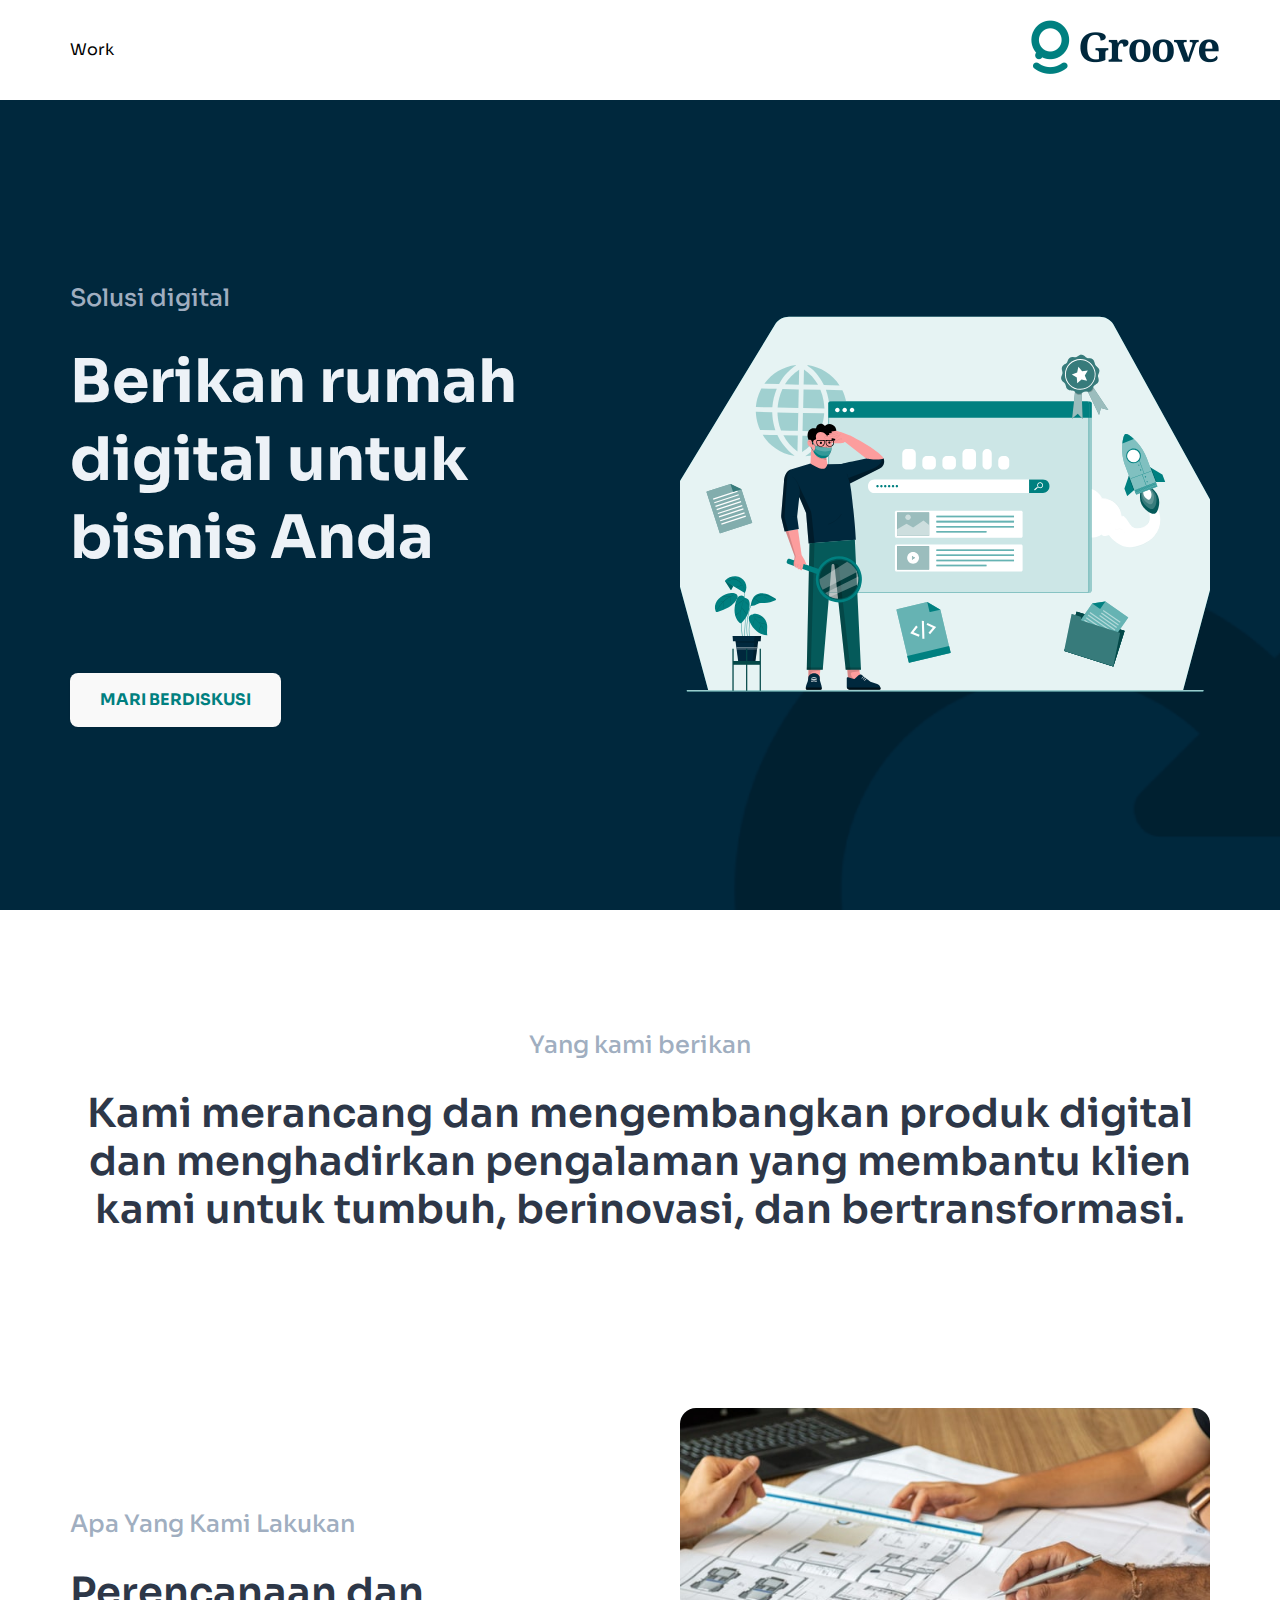
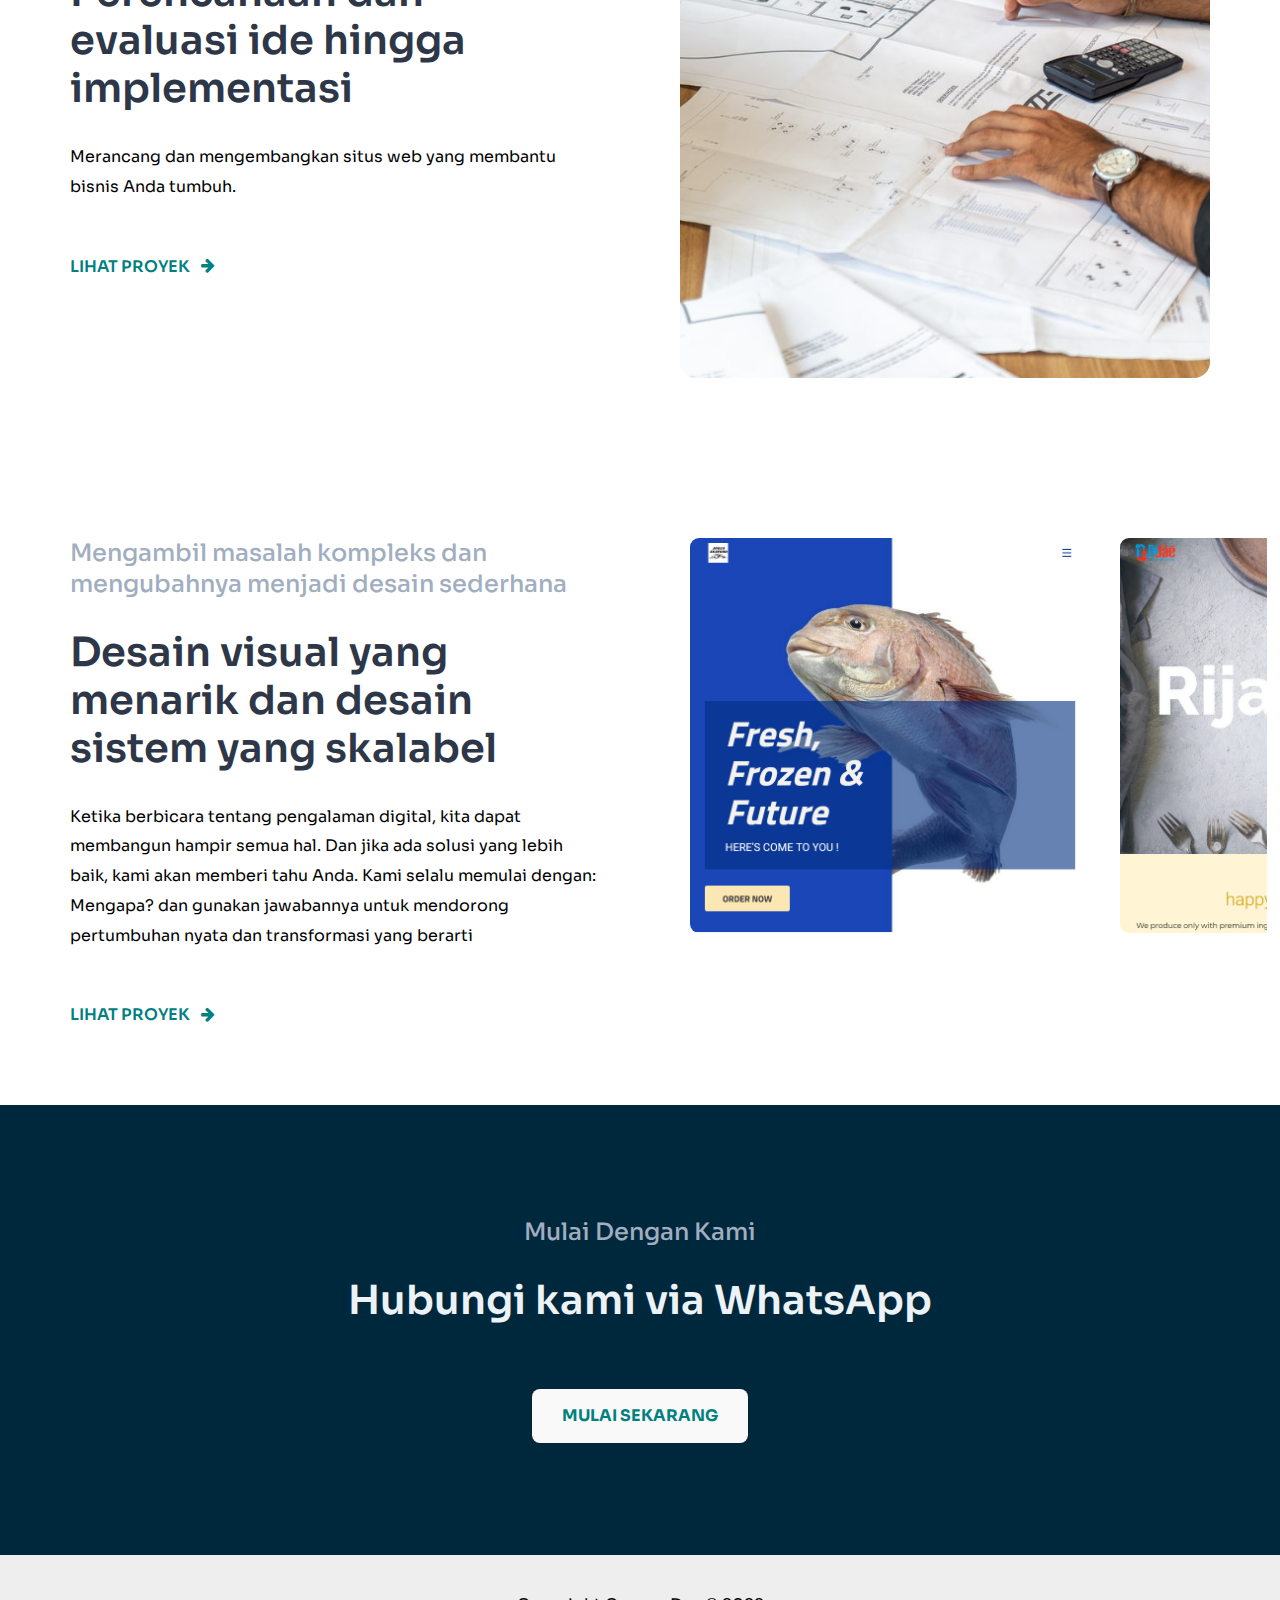
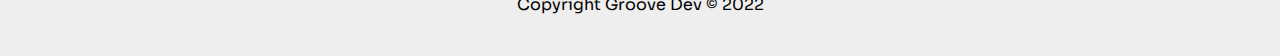
<file: index.html>
<!DOCTYPE html>
<html lang="en">
  <head>
    <!-- Google tag (gtag.js) -->
    <script
      async
      src="https://www.googletagmanager.com/gtag/js?id=G-F6P8VPXNEG"
    ></script>
    <script>
      window.dataLayer = window.dataLayer || [];
      function gtag() {
        dataLayer.push(arguments);
      }
      gtag("js", new Date());

      gtag("config", "G-F6P8VPXNEG");
    </script>
    <!-- Google tag (gtag.js) END -->

    <meta charset="UTF-8" />
    <meta name="viewport" content="width=device-width, initial-scale=1.0" />

    <title>Build your next website with us - Groove Dev</title>

    <link rel="preconnect" href="https://fonts.googleapis.com" />
    <link rel="preconnect" href="https://fonts.gstatic.com" crossorigin />
    <link
      href="https://fonts.googleapis.com/css2?family=Sora:wght@400;700&display=swap"
      rel="stylesheet"
    />

    <link href="assets/scss/main.css" rel="stylesheet" />

    <link href="https://unpkg.com/aos@2.3.1/dist/aos.css" rel="stylesheet" />
  </head>

  <body>
    <header>
      <nav class="navbar">
        <ul class="navbar__menu">
          <!-- <li class="menu-item">
          <a class="nav-link" href="https://groovedev.id">About</a>
        </li> -->
          <li class="menu-item">
            <a class="nav-link" href="/work.html">Work</a>
          </li>
          <!--<li class="menu-item">-->
          <!--  <a class="nav-link" href="https://miretazam.com/contact/">Contact</a>-->
          <!--</li>-->
        </ul>
        <div class="navbar__logo">
          <a href="https://groovedev.id">
            <img
              class="navbar__logo-image"
              src="assets/imgs/Logo-XSmall.png"
              alt=""
            />
          </a>
        </div>
      </nav>
    </header>

    <main>
      <section id="intro" class="intro">
        <div class="bg-wrap">
          <div class="bg-wrap__image">
            <img src="assets/imgs/reload.png" alt="" />
          </div>
        </div>
        <div class="container">
          <div class="section-text">
            <h2>Solusi digital</h2>
            <p class="heading-one">Berikan rumah digital untuk bisnis Anda</p>
            <a
              class="btn btn__primary btn__primary--intro"
              href="https://wa.me/628811773454"
              target="_blank"
              >Mari berdiskusi</a
            >
          </div>
          <div class="section-image">
            <div class="section-image__image-wrap">
              <img src="assets/imgs/seo.svg" alt="" />
            </div>
          </div>
        </div>
      </section>

      <section id="about" class="about">
        <div class="container">
          <h2>Yang kami berikan</h2>
          <p class="heading-two">
            Kami merancang dan mengembangkan produk digital dan menghadirkan
            pengalaman yang membantu klien kami untuk tumbuh, berinovasi, dan
            bertransformasi.
          </p>
        </div>
      </section>

      <section id="projects" class="projects">
        <div class="container">
          <div class="section-text">
            <h2>Apa Yang Kami Lakukan</h2>
            <h3 class="heading-two">
              Perencanaan dan evaluasi ide hingga implementasi
            </h3>
            <p>
              Merancang dan mengembangkan situs web yang membantu bisnis Anda
              tumbuh.
            </p>
            <a class="btn btn__link" href="/work.html">
              <div class="btn__inner">
                <span>Lihat proyek</span>
                <i aria-hidden="true" class="fa fa-arrow-right"></i>
              </div>
            </a>
          </div>
          <div class="section-image">
            <div class="section-image__image-wrap">
              <img src="assets/imgs/home_project.jpg" alt="" />
            </div>
          </div>
        </div>
      </section>

      <section id="works" class="works">
        <div class="container">
          <div class="section-text">
            <h2>
              Mengambil masalah kompleks dan mengubahnya menjadi desain
              sederhana
            </h2>
            <h3 class="heading-two">
              Desain visual yang menarik dan desain sistem yang skalabel
            </h3>
            <p>
              Ketika berbicara tentang pengalaman digital, kita dapat membangun
              hampir semua hal. Dan jika ada solusi yang lebih baik, kami akan
              memberi tahu Anda. Kami selalu memulai dengan: Mengapa? dan
              gunakan jawabannya untuk mendorong pertumbuhan nyata dan
              transformasi yang berarti
            </p>
            <a class="btn btn__link" href="/work.html">
              <div class="btn__inner">
                <span>Lihat proyek</span>
                <i aria-hidden="true" class="fa fa-arrow-right"></i>
              </div>
            </a>
          </div>
          <div class="section-image" style="position: relative">
            <!-- <img src="assets/imgs/home_work.jpg" alt=""> -->
            <div class="slider-container">
              <div class="inner-slider">
                <div class="card">
                  <img src="assets/imgs/showcase/showcase1.png" alt="" />
                </div>
                <div class="card">
                  <img src="assets/imgs/showcase/showcase2.png" alt="" />
                </div>
                <div class="card">
                  <img src="assets/imgs/showcase/showcase3.png" alt="" />
                </div>
                <div class="card">
                  <img src="assets/imgs/showcase/showcase4.png" alt="" />
                </div>
                <div class="card">
                  <img src="assets/imgs/showcase/showcase5.png" alt="" />
                </div>
                <div class="card">
                  <img src="assets/imgs/showcase/showcase6.png" alt="" />
                </div>
              </div>
            </div>
          </div>
        </div>
      </section>

      <section id="cta" class="cta">
        <div class="container">
          <h2>Mulai Dengan Kami</h2>
          <p class="heading-two">Hubungi kami via WhatsApp</p>
          <a
            class="btn btn__primary btn__primary--cta"
            href="https://wa.me/628811773454"
            target="_blank"
            >Mulai sekarang</a
          >
        </div>
      </section>
    </main>

    <footer>
      <div class="copy">
        <small>Copyright Groove Dev &copy; 2022</small>
      </div>
    </footer>

    <script>
      let sliderContainer = document.querySelector(".slider-container");
      let innerSlider = document.querySelector(".inner-slider");

      let pressed = false;
      let startX;
      let x;

      sliderContainer.addEventListener("mousedown", (e) => {
        pressed = true;
        startX = e.offsetX - innerSlider.offsetLeft;
        sliderContainer.style.cursor = "grabbing";
      });

      sliderContainer.addEventListener("mouseenter", () => {
        sliderContainer.style.cursor = "grab";
      });

      sliderContainer.addEventListener("mouseup", () => {
        sliderContainer.style.cursor = "grab";
        pressed = false;
      });

      sliderContainer.addEventListener("mousemove", (e) => {
        if (!pressed) return;
        e.preventDefault();

        x = e.offsetX;

        innerSlider.style.left = `${x - startX}px`;

        checkBoundary();
      });

      const checkBoundary = () => {
        let outer = sliderContainer.getBoundingClientRect();
        let inner = innerSlider.getBoundingClientRect();

        if (parseInt(innerSlider.style.left) > 0) {
          innerSlider.style.left = "0px";
        }

        if (inner.right < outer.right) {
          innerSlider.style.left = `-${inner.width - outer.width}px`;
        }
      };
    </script>
  </body>
</html>
</file>
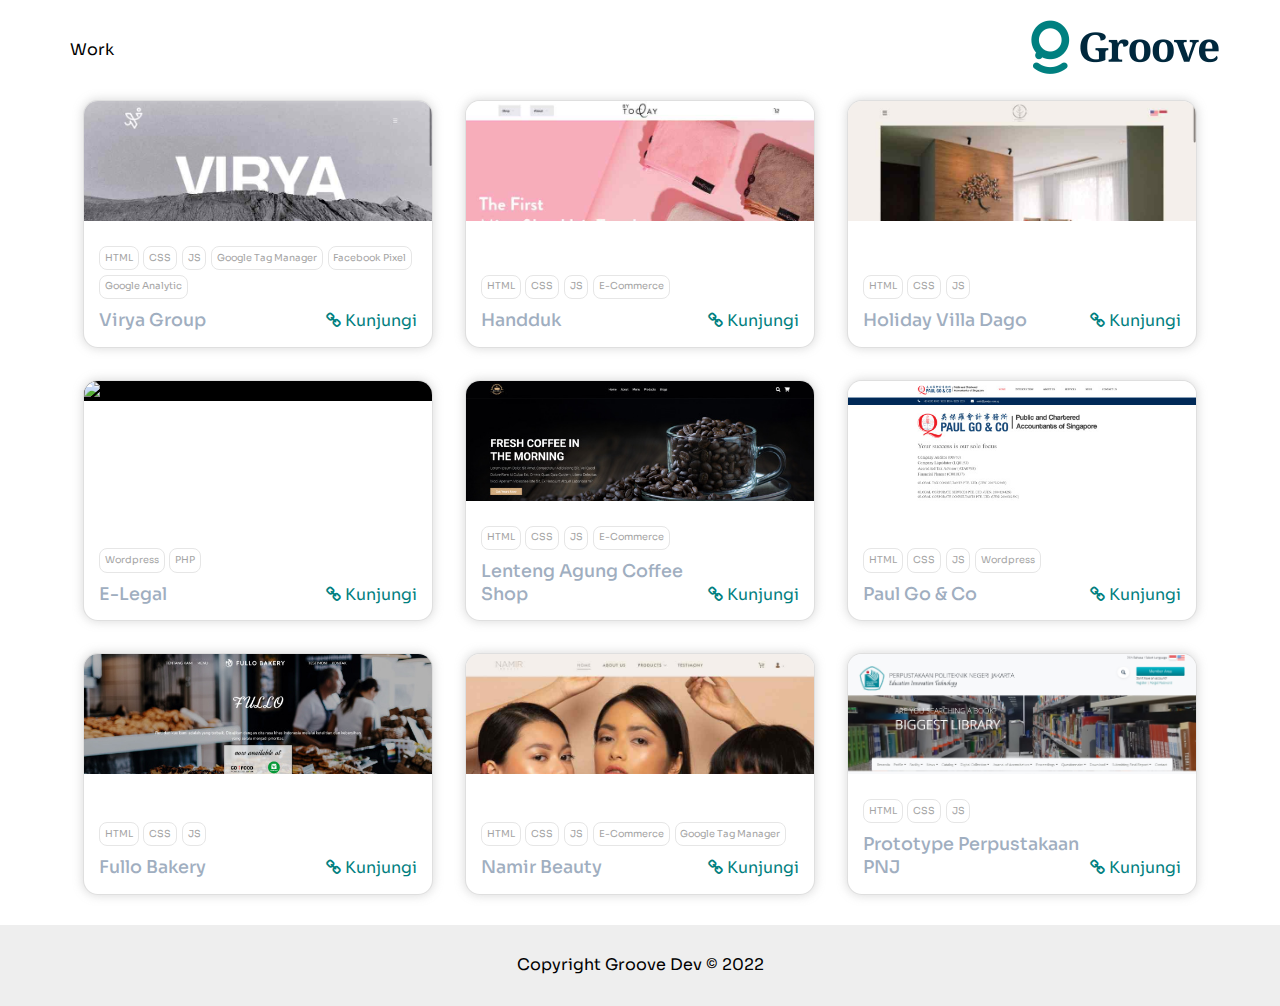
<file: work.html>
<!DOCTYPE html>
<html lang="en">
  <head>
    <!-- Google tag (gtag.js) -->
    <script
      async
      src="https://www.googletagmanager.com/gtag/js?id=G-F6P8VPXNEG"
    ></script>
    <script>
      window.dataLayer = window.dataLayer || [];
      function gtag() {
        dataLayer.push(arguments);
      }
      gtag("js", new Date());

      gtag("config", "G-F6P8VPXNEG");
    </script>
    <!-- Google tag (gtag.js) END -->

    <meta charset="UTF-8" />
    <meta name="viewport" content="width=device-width, initial-scale=1.0" />

    <title>Works we built - Groove Dev</title>

    <link rel="preconnect" href="https://fonts.googleapis.com" />
    <link rel="preconnect" href="https://fonts.gstatic.com" crossorigin />
    <link
      href="https://fonts.googleapis.com/css2?family=Sora:wght@400;700&display=swap"
      rel="stylesheet"
    />

    <link href="assets/scss/main.css" rel="stylesheet" />

    <style></style>

    <style>
      .portfolio-card {
        border: 1px solid #66666636;
        border-radius: 15px;
        padding: 0;
        display: flex;
        flex-direction: column;
        justify-content: space-between;
        background-color: #fff;
        transition: all 0.2s ease;
        box-shadow: rgba(213, 213, 213, 0.8) 0px 0px 10px 1px;
        overflow: hidden;
      }
      .portfolio-card__content {
        padding: 15px;
      }

      .portfolio-card__tech > span {
        font-size: 0.6em;
        color: #a4a4a4;
        padding: 0.5em;
        background: #fff;
        border-radius: 8px;
        transition: transform 0.2s ease;
        border: 1px rgb(230, 230, 230) solid;
      }

      .portfolio-card__title h2 {
        font-size: 1.1em;
      }

      footer {
        padding: 30px 0;
        margin: 30px auto 0;
        text-align: center;
      }
    </style>

    <link href="https://unpkg.com/aos@2.3.1/dist/aos.css" rel="stylesheet" />
  </head>
  <body>
    <header>
      <nav class="navbar">
        <ul class="navbar__menu">
          <!-- <li class="menu-item">
          <a class="nav-link" href="https://groovedev.id">About</a>
        </li> -->
          <li class="menu-item">
            <a class="nav-link" href="/work.html">Work</a>
          </li>
          <!--<li class="menu-item">-->
          <!--  <a class="nav-link" href="https://miretazam.com/contact/">Contact</a>-->
          <!--</li>-->
        </ul>
        <div class="navbar__logo">
          <a href="https://groovedev.id">
            <img
              class="navbar__logo-image"
              src="assets/imgs/Logo-XSmall.png"
              alt=""
            />
          </a>
        </div>
      </nav>
    </header>

    <main>
      <section>
        <div class="container work">
          <!-- Virya Group -->
          <div class="portfolio-card">
            <div class="portfolio-card__image">
              <figure class="figure image">
                <img
                  class=""
                  src="/assets/imgs/work_virya.jpg"
                  alt="Virya website screenshoot"
                />
              </figure>
            </div>
            <div class="portfolio-card__content">
              <div class="portfolio-card__tech">
                <span>HTML</span>
                <span>CSS</span>
                <span>JS</span>
                <span>Google Tag Manager</span>
                <span>Facebook Pixel</span>
                <span>Google Analytic</span>
              </div>
              <div class="portfolio-card__title">
                <h2>Virya Group</h2>
                <a href="https://viryagroup.id/" target="_blank">
                  <i class="fa fa-link" aria-hidden="true"></i> Kunjungi
                </a>
              </div>
            </div>
          </div>

          <!-- Handduk -->
          <div class="portfolio-card">
            <div class="portfolio-card__image">
              <figure class="figure image">
                <img
                  class=""
                  src="/assets/imgs/work_handduk.jpg"
                  alt="Handduk website screenshoot"
                />
              </figure>
            </div>
            <div class="portfolio-card__content">
              <div class="portfolio-card__tech">
                <span>HTML</span>
                <span>CSS</span>
                <span>JS</span>
                <span>E-Commerce</span>
              </div>
              <div class="portfolio-card__title">
                <h2>Handduk</h2>
                <a href="https://handduk.co/" target="_blank">
                  <i class="fa fa-link" aria-hidden="true"></i> Kunjungi
                </a>
              </div>
            </div>
          </div>

          <!-- Virya Group -->
          <div class="portfolio-card">
            <div class="portfolio-card__image">
              <figure class="figure image">
                <img
                  class=""
                  src="/assets/imgs/work_holidayvilladago.jpg"
                  alt="Holiday Villa Dago website screenshoot"
                />
              </figure>
            </div>
            <div class="portfolio-card__content">
              <div class="portfolio-card__tech">
                <span>HTML</span>
                <span>CSS</span>
                <span>JS</span>
              </div>
              <div class="portfolio-card__title">
                <h2>Holiday Villa Dago</h2>
                <a href="https://viryagroup.id/" target="_blank">
                  <i class="fa fa-link" aria-hidden="true"></i> Kunjungi
                </a>
              </div>
            </div>
          </div>

          <!-- E-legal -->
          <div class="portfolio-card">
            <div class="portfolio-card__image">
              <figure
                class="figure image"
                style="background: #000; width: 100%; height: 100"
              >
                <img class="" alt="E-Legal" />
              </figure>
            </div>
            <div class="portfolio-card__content">
              <div class="portfolio-card__tech">
                <span>Wordpress</span>
                <span>PHP</span>
              </div>
              <div class="portfolio-card__title">
                <h2>E-Legal</h2>
                <a
                  class="portfolio-card__link"
                  href="https://elegal.co.id"
                  target="_blank"
                >
                  <i class="fa fa-link" aria-hidden="true"></i> Kunjungi
                </a>
              </div>
            </div>
          </div>

          <!-- Coffee Shop -->
          <div class="portfolio-card">
            <div class="portfolio-card__image">
              <figure class="figure image">
                <img
                  class=""
                  src="/assets/imgs/work_coffeeshopla.jpg"
                  alt="Lenteng Agung Coffee Shop website screenshoot"
                />
              </figure>
            </div>
            <div class="portfolio-card__content">
              <div class="portfolio-card__tech">
                <span>HTML</span>
                <span>CSS</span>
                <span>JS</span>
                <span>E-Commerce</span>
              </div>
              <div class="portfolio-card__title">
                <h2>Lenteng Agung Coffee Shop</h2>
                <a href="https://labrewcoffee.com" target="_blank">
                  <i class="fa fa-link" aria-hidden="true"></i> Kunjungi
                </a>
              </div>
            </div>
          </div>

          <!-- Paulgo -->
          <div class="portfolio-card">
            <div class="portfolio-card__image">
              <figure class="figure image">
                <img
                  class=""
                  src="/assets/imgs/work_paulgo.jpg"
                  alt="Paul Go & Co website screenshoot"
                />
              </figure>
            </div>
            <div class="portfolio-card__content">
              <div class="portfolio-card__tech">
                <span>HTML</span>
                <span>CSS</span>
                <span>JS</span>
                <span>Wordpress</span>
              </div>
              <div class="portfolio-card__title">
                <h2>Paul Go & Co</h2>
                <a href="https://paulgo.com.sg/" target="_blank">
                  <i class="fa fa-link" aria-hidden="true"></i> Kunjungi
                </a>
              </div>
            </div>
          </div>

          <!-- Fullo Bakery -->
          <div class="portfolio-card">
            <div class="portfolio-card__image">
              <figure class="figure image">
                <img
                  class=""
                  src="/assets/imgs/work_fullobakery.jpg"
                  alt="Fullo Bakery website screenshoot"
                />
              </figure>
            </div>
            <div class="portfolio-card__content">
              <div class="portfolio-card__tech">
                <span>HTML</span>
                <span>CSS</span>
                <span>JS</span>
              </div>
              <div class="portfolio-card__title">
                <h2>Fullo Bakery</h2>
                <a href="https://fullobakeryrawamangun.com/" target="_blank">
                  <i class="fa fa-link" aria-hidden="true"></i> Kunjungi
                </a>
              </div>
            </div>
          </div>

          <!-- Namir Beauty -->
          <div class="portfolio-card">
            <div class="portfolio-card__image">
              <figure class="figure image">
                <img
                  class=""
                  src="assets/imgs/work_namirbeauty.jpg"
                  alt="Namir Beauty website screenshoot"
                />
              </figure>
            </div>
            <div class="portfolio-card__content">
              <div class="portfolio-card__tech">
                <span>HTML</span>
                <span>CSS</span>
                <span>JS</span>
                <span>E-Commerce</span>
                <span>Google Tag Manager</span>
              </div>
              <div class="portfolio-card__title">
                <h2>Namir Beauty</h2>
                <a href="https://www.namirbeauty.com/" target="_blank">
                  <i class="fa fa-link" aria-hidden="true"></i> Kunjungi
                </a>
              </div>
            </div>
          </div>

          <!-- Perpustakaan PNJ -->
          <div class="portfolio-card">
            <div class="portfolio-card__image">
              <figure class="figure image">
                <img
                  class=""
                  src="/assets/imgs/work_pnj.jpg"
                  alt="Prototype Perpustakaan PNJ website screenshoot"
                />
              </figure>
            </div>
            <div class="portfolio-card__content">
              <div class="portfolio-card__tech">
                <span>HTML</span>
                <span>CSS</span>
                <span>JS</span>
              </div>
              <div class="portfolio-card__title">
                <h2>Prototype Perpustakaan PNJ</h2>
                <a href="https://www.pnj.groovedev.id/" target="_blank">
                  <i class="fa fa-link" aria-hidden="true"></i> Kunjungi
                </a>
              </div>
            </div>
          </div>
        </div>
      </section>
    </main>

    <footer><small>Copyright Groove Dev &copy; 2022</small></footer>
  </body>
</html>
</file>
<file: assets/scss/main.css>
/* http://meyerweb.com/eric/tools/css/reset/ 
   v2.0 | 20110126
   License: none (public domain)
*/
@import url(https://maxcdn.bootstrapcdn.com/font-awesome/4.3.0/css/font-awesome.min.css);
html, body, div, span, applet, object, iframe,
h1, h2, h3, h4, h5, h6, p, blockquote, pre,
a, abbr, acronym, address, big, cite, code,
del, dfn, em, img, ins, kbd, q, s, samp,
small, strike, strong, sub, sup, tt, var,
b, u, i, center,
dl, dt, dd, ol, ul, li,
fieldset, form, label, legend,
table, caption, tbody, tfoot, thead, tr, th, td,
article, aside, canvas, details, embed,
figure, figcaption, footer, header, hgroup,
menu, nav, output, ruby, section, summary,
time, mark, audio, video {
  margin: 0;
  padding: 0;
  border: 0;
  font-size: 100%;
  font: inherit;
  vertical-align: baseline;
}

/* HTML5 display-role reset for older browsers */
article, aside, details, figcaption, figure,
footer, header, hgroup, menu, nav, section {
  display: block;
}

body {
  line-height: 1;
}

ol, ul {
  list-style: none;
}

blockquote, q {
  quotes: none;
}

blockquote:before, blockquote:after,
q:before, q:after {
  content: "";
  content: none;
}

table {
  border-collapse: collapse;
  border-spacing: 0;
}

::-moz-selection {
  background-color: #008080;
  color: #edf2f7;
}

::selection {
  background-color: #008080;
  color: #edf2f7;
}

html,
body {
  width: 100%;
  height: 100%;
}

html {
  scroll-behavior: smooth;
}

body {
  font-family: "Sora", sans-serif;
  transition: background 0.2s linear;
  line-height: 1.3;
}

em {
  font-style: italic;
}

h1,
h2,
h3,
h4,
h5,
h6 {
  font-family: "Sora", sans-serif;
  margin-bottom: 1.8rem;
}

h1 {
  font-size: 40px;
  font-weight: 500;
}

h2 {
  font-size: 24px;
  font-weight: 500;
}

.heading-one {
  font-size: 60px;
  line-height: 1.3;
  font-weight: 700;
}
.heading-two {
  font-size: 40px;
  line-height: 1.2;
  font-weight: 600;
}

p {
  margin-bottom: 1.6em;
  font-size: 16px;
  line-height: 1.857;
}

a,
a:hover,
a:focus,
a:visited {
  text-decoration: none;
}

a {
  color: #008080;
}

.btn,
button,
input[type=button],
input[type=submit],
textarea {
  line-height: 1.8571428571;
}

img {
  width: 100%;
  height: auto;
}

figure, img {
  -webkit-user-select: none;
     -moz-user-select: none;
      -ms-user-select: none;
          user-select: none;
}

@media (max-width: 760px) {
  body {
    line-height: 1.3;
  }
  h1,
h2,
h3,
h4,
h5,
h6 {
    font-family: "Sora", sans-serif;
    margin-bottom: 1.8rem;
  }
  h1 {
    font-size: 40px;
    font-weight: 500;
  }
  h2 {
    font-size: 24px;
    font-weight: 500;
  }
  .heading-one {
    font-size: 40px;
    line-height: 1.2;
  }
  .heading-two {
    font-size: 20px;
    line-height: 1.2;
  }
  p {
    margin-bottom: 1em;
    font-size: 16px;
    line-height: 1.4;
  }
  img {
    width: 100%;
    height: auto;
  }
}
.btn {
  position: relative;
  display: inline-block;
  transition: 0.5s;
  z-index: 3;
  overflow: hidden;
  max-width: -webkit-fit-content;
  max-width: -moz-fit-content;
  max-width: fit-content;
  -webkit-user-select: none;
     -moz-user-select: none;
      -ms-user-select: none;
          user-select: none;
  text-transform: uppercase;
  font-size: 16px;
  text-decoration: none;
  color: #4d4d4d;
  font-family: "Sora", Sans-serif;
}
.btn__primary {
  padding: 12px 30px;
  background: #f9f9f9;
  border-radius: 8px;
  box-shadow: 0px 0px 3px -1px rgba(0, 0, 0, 0.2);
  font-weight: bold;
  color: #008080;
}
.btn__primary:hover {
  color: #f9f9f9;
  background: #055a5a;
  box-shadow: 0px 1px 12px 1px rgba(0, 0, 0, 0.1);
}
.btn__primary--cta {
  margin: 0 auto;
}
.btn__link {
  border: none;
  width: calc(100% + 20px);
  font-weight: 600;
  color: #008080;
  text-align: center;
  line-height: 1;
  display: flex;
  transition: all 0.2s ease;
}
.btn__inner {
  display: flex;
  align-items: center;
  flex-direction: row;
  justify-content: flex-start;
  min-width: 200px;
  margin-top: 30px;
}
.btn__inner:hover i {
  transform: translateX(50%);
}
.btn i {
  padding-bottom: 3px;
  margin-left: 11px;
  transition: transform 0.2s ease;
}

.contact-social a.btn-social,
.contact-social .btn-social {
  display: unset;
  padding-left: 5px;
  padding-right: 5px;
  font-size: 1.5em;
}

.contact-email > a,
.contact-social > a {
  color: #fafafa;
}

.works-showcase-card {
  display: flex;
  overflow-x: scroll;
  padding: 24px;
  width: 300px;
  -ms-scroll-snap-type: x mandatory;
      scroll-snap-type: x mandatory;
  scroll-padding: 24px;
  border-radius: 8px;
  gap: 12px;
  width: 50vw;
  position: absolute;
}
.works-showcase-card__item {
  flex: 0 0 100%;
  padding: 24px;
  border-radius: 8px;
  scroll-snap-align: start;
  max-width: 300px;
}
.works-showcase-card__item img {
  width: 300px;
}

.slider-container {
  width: calc(50vw - 10%);
  height: 400px;
  position: absolute;
  left: 0;
  overflow: hidden;
}
.slider-container .inner-slider {
  width: auto;
  display: flex;
  gap: 10px;
  pointer-events: none;
  position: absolute;
  top: 0;
  left: 0;
}
.slider-container .inner-slider .card {
  padding-left: 10px;
  padding-right: 10px;
}
.slider-container .inner-slider img {
  height: auto;
  width: 400px;
  border-radius: 9px;
}
@media (max-width: 480px) {
  .slider-container {
    position: relative;
    width: auto;
    overflow: scroll;
    height: 250px;
  }
  .slider-container .inner-slider img {
    width: 240px;
    max-height: 250px;
  }
}

.portfolio-card {
  border: 5px dashed #e9c46a;
  border-radius: 15px;
  padding: 5px;
  display: flex;
  flex-direction: column;
  justify-content: space-between;
  background-color: #fff;
  transition: all 0.2s ease;
}
.portfolio-card:hover {
  border-style: solid;
  transform: scale(1.1);
  color: #000;
}
.portfolio-card__title, .portfolio-card__tech {
  margin-top: 10px;
}
.portfolio-card__title {
  display: flex;
  -moz-column-gap: 10px;
       column-gap: 10px;
  justify-content: space-between;
}
.portfolio-card__title h2 {
  margin-bottom: 0;
  align-self: flex-end;
  font-size: 1.5em;
}
.portfolio-card__title a {
  align-self: flex-end;
  min-width: -webkit-fit-content;
  min-width: -moz-fit-content;
  min-width: fit-content;
}
.portfolio-card__image {
  max-height: 120px;
  overflow: hidden;
}
.portfolio-card__image img {
  max-width: 100%;
  max-height: 100%;
  height: auto;
  width: auto;
}
.portfolio-card__tech {
  display: flex;
  flex-flow: row wrap;
  gap: 0.3em;
}
.portfolio-card__tech > span {
  font-size: 0.6em;
  color: #646464;
  padding: 0.5em;
  background: #c8c8c8;
  border-radius: 20px;
  transition: transform 0.2s ease;
}
.portfolio-card__tech > span:hover {
  transform: scale(1.5);
  color: #323232;
  font-size: 0.7em;
}
@media (max-width: 480px) {
  .portfolio-card__title h2 {
    font-size: 1.1em;
  }
}

@-webkit-keyframes rotating-loader {
  0% {
    transform: rotate(0deg);
  }
  25% {
    transform: rotate(90deg);
  }
  50% {
    transform: rotate(180deg);
  }
  75% {
    transform: rotate(270deg);
  }
  100% {
    transform: rotate(360deg);
  }
}

@keyframes rotating-loader {
  0% {
    transform: rotate(0deg);
  }
  25% {
    transform: rotate(90deg);
  }
  50% {
    transform: rotate(180deg);
  }
  75% {
    transform: rotate(270deg);
  }
  100% {
    transform: rotate(360deg);
  }
}
.container {
  max-width: 1140px;
  margin: 0 auto;
  align-self: center;
  width: 100%;
  z-index: 2;
  display: flex;
  flex-direction: column;
}
@media (max-width: 760px) {
  .container {
    max-width: 100%;
    padding: 0 24px;
  }
}

.navbar {
  display: flex;
  justify-content: space-between;
  -webkit-user-select: none;
     -moz-user-select: none;
      -ms-user-select: none;
          user-select: none;
  max-width: 1140px;
  margin: 0 auto;
}
.navbar__menu {
  display: flex;
  -moz-column-gap: 25px;
       column-gap: 25px;
  align-items: center;
}
.navbar__logo {
  max-width: 200px;
  height: 100%;
}
.navbar__logo > a {
  /*margin: 0;*/
  padding: 0;
  width: 100%;
  display: inline-block;
  height: 100%;
}
.navbar__logo img {
  width: 100%;
  height: 100%;
  padding: 15px;
}
@media (max-width: 760px) {
  .navbar {
    max-width: 100%;
    padding: 10px 24px;
  }
  .navbar__menu {
    order: 2;
  }
  .navbar__logo {
    order: 1;
  }
  .navbar__logo img {
    padding: 0;
    max-width: 120px;
  }
}

.bg-wrap {
  z-index: 1;
  width: 100%;
  height: 100%;
  position: absolute;
  overflow: hidden;
}
.bg-wrap__image {
  position: absolute;
  bottom: 0;
  right: 0;
  z-index: 2;
  -webkit-animation: rotating-loader 9s infinite linear;
          animation: rotating-loader 9s infinite linear;
}
.bg-wrap img {
  transform: scale(1.5);
  opacity: 0.2;
}
@media (max-width: 760px) {
  .bg-wrap__image {
    bottom: -70px;
    right: -100px;
  }
  .bg-wrap img {
    transform: scale(1);
  }
}

section {
  display: flex;
}
section h2 {
  color: #A0AEC0;
}

.about .heading-one,
.about .heading-two,
.projects .heading-one,
.projects .heading-two,
.works .heading-one,
.works .heading-two {
  color: #2d3748;
}

.projects,
.works,
.intro {
  min-height: 50vh;
}
.projects .container,
.works .container,
.intro .container {
  flex-direction: row;
}
.projects .section-text,
.works .section-text,
.intro .section-text {
  flex: 1;
  display: flex;
  justify-content: center;
  flex-flow: column wrap;
  padding-right: 5rem;
}
.projects .section-image,
.works .section-image,
.intro .section-image {
  flex: 1;
}
.projects .section-image__image-wrap,
.works .section-image__image-wrap,
.intro .section-image__image-wrap {
  height: 570px;
}
.projects .section-image__image-wrap img,
.works .section-image__image-wrap img,
.intro .section-image__image-wrap img {
  -o-object-fit: cover;
     object-fit: cover;
  border-radius: 16px;
  height: 100%;
}
@media (max-width: 760px) {
  .projects .container,
.works .container,
.intro .container {
    flex-direction: column;
  }
  .projects .section-text,
.works .section-text,
.intro .section-text {
    padding: 0;
  }
  .projects .section-image__image-wrap,
.works .section-image__image-wrap,
.intro .section-image__image-wrap {
    height: 270px;
    text-align: center;
  }
}

.intro,
.cta {
  background-color: #00283D;
  color: #edf2f7;
}

.intro {
  padding: 120px 0;
}
@media (max-width: 760px) {
  .intro {
    padding: 30px 0;
    flex-direction: column;
    justify-content: center;
  }
  .intro .section-image {
    display: none;
    height: 1px;
    width: 1px;
    position: absolute;
    top: -99999999px;
    left: 0;
  }
}

.about {
  z-index: 2;
  position: relative;
  background: #fff;
  text-align: center;
  padding-top: 120px;
  padding-bottom: 30px;
}
@media (max-width: 760px) {
  .about {
    text-align: left;
    padding-top: 80px;
    padding-bottom: 0;
  }
}

.cta {
  min-height: 50vh;
  text-align: center;
}

.projects, .works {
  padding: 80px 0;
}

footer {
  background-color: #eeeeee;
  padding: 0;
}
footer .copy {
  padding: 40px 0;
  text-align: center;
}

.Section__backgroundMask {
  position: absolute;
  width: 100%;
  height: 100%;
  overflow: visible;
}
.Section__backgroundMask .Section__background {
  position: relative;
  height: 100%;
  max-height: none;
  width: 100%;
  top: 0;
  left: 0;
  transform-origin: 100% 0;
  transform: skewY(-6deg);
  background: #055a5a;
  overflow: hidden;
}

.work {
  display: flex;
  flex-direction: row;
  flex-wrap: wrap;
  gap: 2rem;
  justify-content: center;
}
.work > div {
  width: calc(33.33% - 2em);
}
@media (max-width: 480px) {
  .work > div {
    width: calc(50% - 2em);
  }
}

a.btn-social,
.btn-social {
  border-radius: 50%;
  color: #ffffff !important;
  display: inline-block;
  height: 54px;
  line-height: 54px;
  margin: 8px 4px;
  text-align: center;
  text-decoration: none;
  transition: background-color 0.3s;
  width: 54px;
}

.btn-social .fa,
.btn-social i {
  -webkit-backface-visibility: hidden;
          backface-visibility: hidden;
  transform: scale(1);
  transition: all 0.25s;
}

.btn-social:hover,
.btn-social:focus {
  color: #fff;
  outline: none;
  text-decoration: none;
}

.btn-social:hover .fa,
.btn-social:focus .fa,
.btn-social:hover i,
.btn-social:focus i {
  transform: scale(1.3);
}

.btn-social.btn-xs {
  font-size: 9px;
  height: 24px;
  line-height: 13px;
  margin: 6px 2px;
  width: 24px;
}

.btn-social.btn-sm {
  font-size: 13px;
  height: 36px;
  line-height: 18px;
  margin: 6px 2px;
  width: 36px;
}

.btn-social.btn-lg {
  font-size: 22px;
  height: 72px;
  line-height: 40px;
  margin: 10px 6px;
  width: 72px;
}

.btn-behance {
  background-color: #1769ff;
}

.btn-behance:hover {
  background-color: #4a8aff;
}

.btn-bitbucket {
  background-color: #205081;
}

.btn-bitbucket:hover {
  background-color: #2a69aa;
}

.btn-codepen {
  background-color: #76daff;
}

.btn-codepen:hover {
  background-color: #a9e8ff;
}

.btn-deviantart {
  background-color: #4e6252;
}

.btn-deviantart:hover {
  background-color: #657e6a;
}

.btn-digg {
  background-color: #000;
}

.btn-digg:hover {
  background-color: #1a1a1a;
}

.btn-dribbble {
  background-color: #ea4c89;
}

.btn-dribbble:hover {
  background-color: #ef7aa7;
}

.btn-dropbox {
  background-color: #007ee5;
}

.btn-dropbox:hover {
  background-color: #1998ff;
}

.btn-facebook {
  background-color: #3b5998;
}

.btn-facebook:hover {
  background-color: #4c70ba;
}

.btn-flickr {
  background-color: #0063dc;
}

.btn-flickr:hover {
  background-color: #107cff;
}

.btn-foursquare {
  background-color: #ef4b78;
}

.btn-foursquare:hover {
  background-color: #f37a9b;
}

.btn-github {
  background-color: #4183c4;
}

.btn-github:hover {
  background-color: #689cd0;
}

.btn-google-plus {
  background-color: #dd4b39;
}

.btn-google-plus:hover {
  background-color: #e47365;
}

.btn-instagram {
  background-color: #3f729b;
}

.btn-instagram:hover {
  background-color: #548cb9;
}

.btn-jsfiddle {
  background-color: #4679bd;
}

.btn-jsfiddle:hover {
  background-color: #6c94ca;
}

.btn-lastfm {
  background-color: #e31b23;
}

.btn-lastfm:hover {
  background-color: #e9484e;
}

.btn-linkedin {
  background-color: #0976b4;
}

.btn-linkedin:hover {
  background-color: #0b96e5;
}

.btn-paypal {
  background-color: #253b80;
}

.btn-paypal:hover {
  background-color: #304da8;
}

.btn-pinterest {
  background-color: #cc2127;
}

.btn-pinterest:hover {
  background-color: #e04046;
}

.btn-reddit {
  background-color: #ff4500;
}

.btn-reddit:hover {
  background-color: #ff6a33;
}

.btn-skype {
  background-color: #00aff0;
}

.btn-skype:hover {
  background-color: #24c4ff;
}

.btn-soundcloud {
  background-color: #f80;
}

.btn-soundcloud:hover {
  background-color: #ffa033;
}

.btn-stack-overflow {
  background-color: #fe7a15;
}

.btn-stack-overflow:hover {
  background-color: #fe9748;
}

.btn-steam {
  background-color: #7da10e;
}

.btn-steam:hover {
  background-color: #a1d012;
}

.btn-stumbleupon {
  background-color: #eb4924;
}

.btn-stumbleupon:hover {
  background-color: #ef7053;
}

.btn-trello {
  background-color: #256a92;
}

.btn-trello:hover {
  background-color: #2f88bb;
}

.btn-tumblr {
  background-color: #35465c;
}

.btn-tumblr:hover {
  background-color: #485f7c;
}

.btn-twitch {
  background-color: #6441a5;
}

.btn-twitch:hover {
  background-color: #7e5bbe;
}

.btn-twitter {
  background-color: #55acee;
}

.btn-twitter:hover {
  background-color: #83c3f3;
}

.btn-vimeo {
  background-color: #1ab7ea;
}

.btn-vimeo:hover {
  background-color: #49c6ee;
}

.btn-vine {
  background-color: #00b488;
}

.btn-vine:hover {
  background-color: #00e7af;
}

.btn-vk {
  background-color: #45668e;
}

.btn-vk:hover {
  background-color: #587fae;
}

.btn-wechat {
  background-color: #98d11c;
}

.btn-wechat:hover {
  background-color: #afe53b;
}

.btn-wordpress {
  background-color: #21759b;
}

.btn-wordpress:hover {
  background-color: #2a95c5;
}

.btn-xing {
  background-color: #026466;
}

.btn-xing:hover {
  background-color: #039598;
}

.btn-yahoo {
  background-color: #400191;
}

.btn-yahoo:hover {
  background-color: #5601c4;
}

.btn-yelp {
  background-color: #af0606;
}

.btn-yelp:hover {
  background-color: #e00808;
}

.btn-youtube {
  background-color: #e52d27;
}

.btn-youtube:hover {
  background-color: #ea5955;
}

.btn-email {
  background-color: #44c456;
}

.btn-email:hover {
  background-color: #6bd079;
}

.navbar li a,
.navbar .navbar-brand {
  color: #000;
}/*# sourceMappingURL=main.css.map */
</file>
